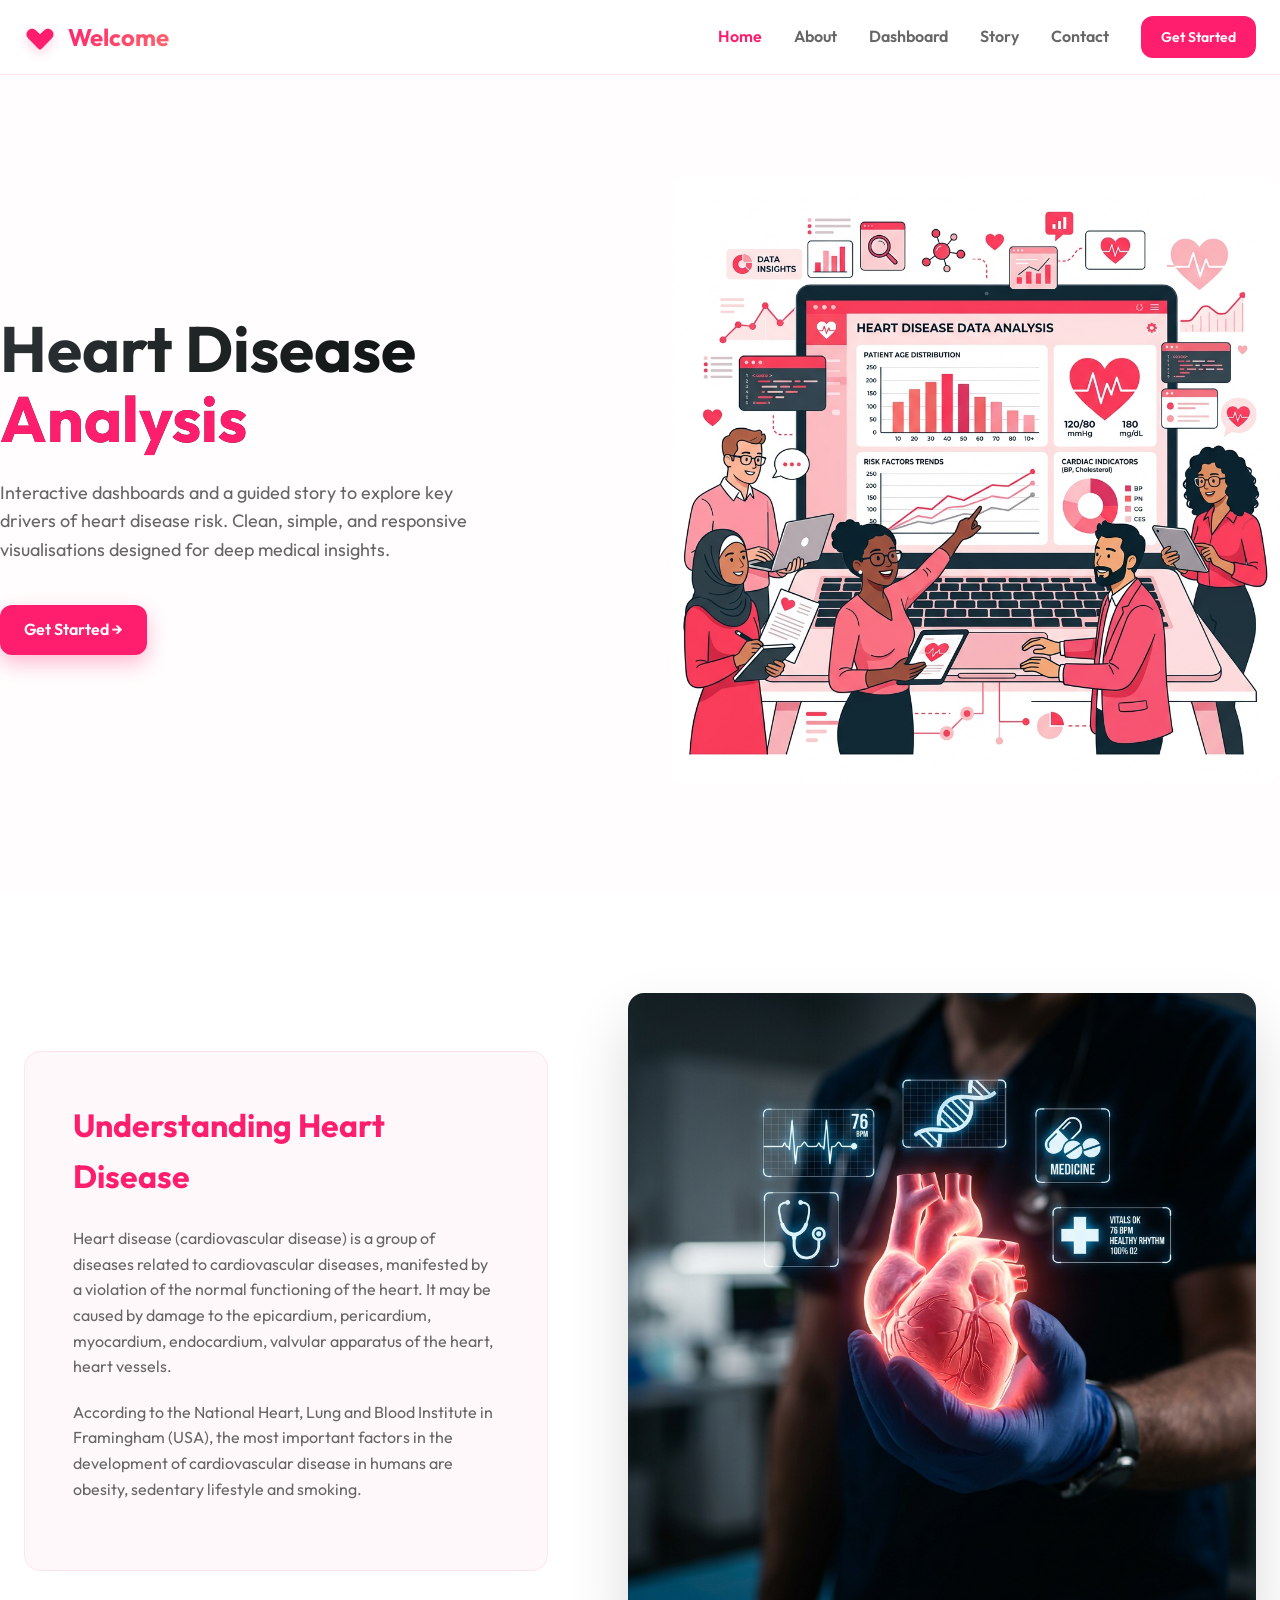
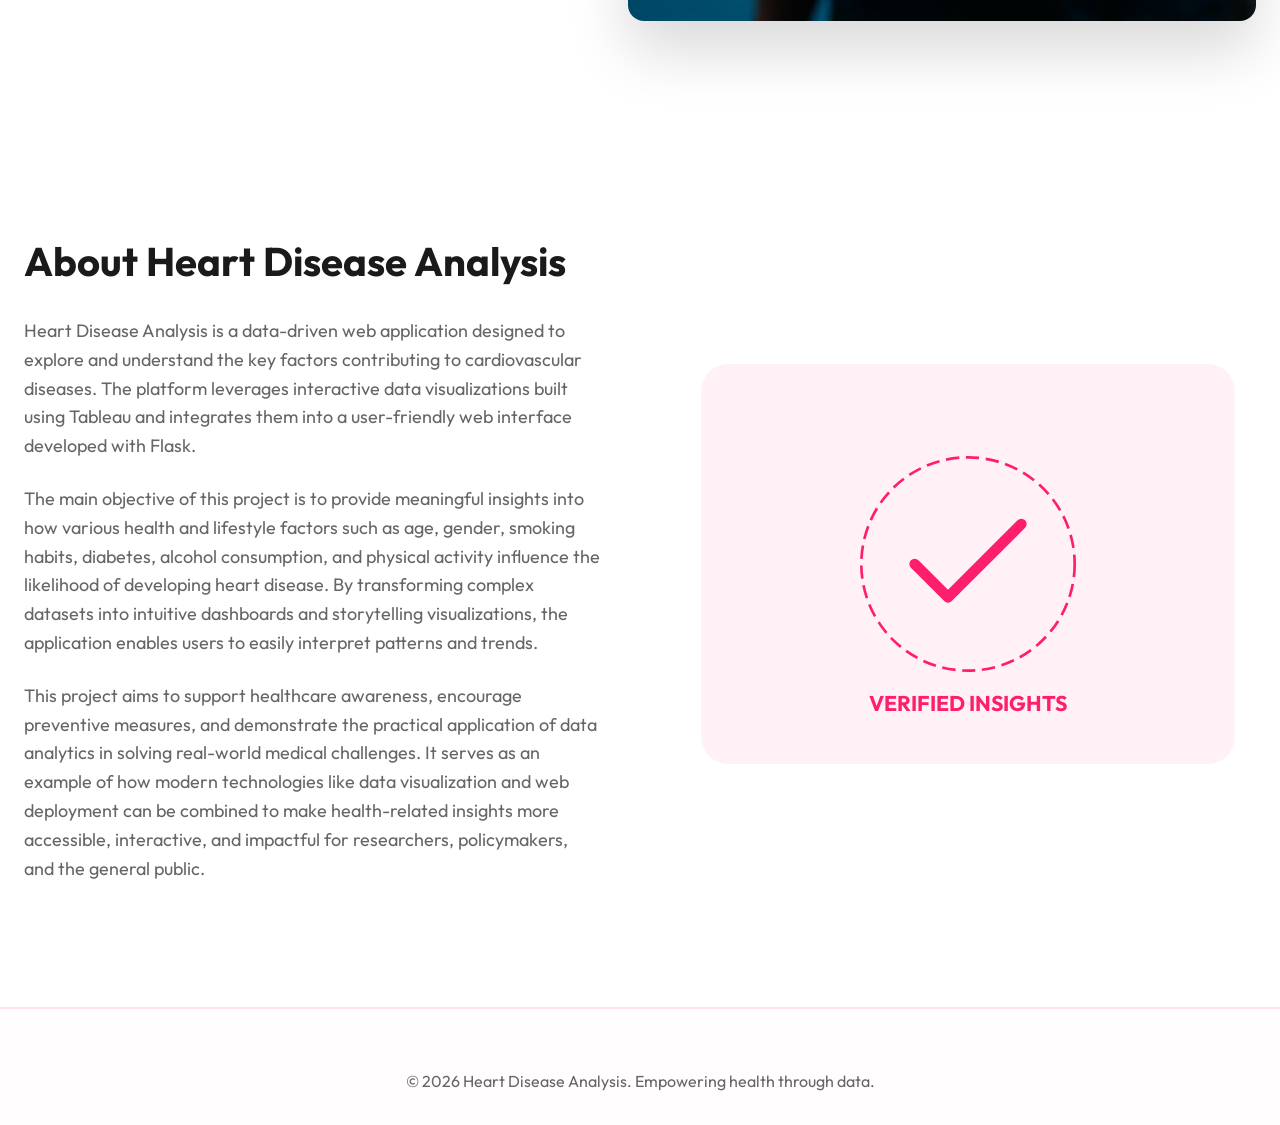
<file: templates/index.html>
<!doctype html>
<html lang="en">

<head>
    <meta charset="utf-8">
    <meta name="viewport" content="width=device-width, initial-scale=1">
    <title>Heart Disease Analysis | Premium Health Insights</title>
    <meta name="description"
        content="Advanced data analysis and visualization for heart disease patterns and risk factors.">
    <link rel="stylesheet" href="/static/styles.css">
</head>

<body>
    <header class="site-header">
        <div class="container header-row">
            <a href="/" class="brand">
                <svg width="32" height="32" viewBox="0 0 24 24" fill="none" xmlns="http://www.w3.org/2000/svg">
                    <path
                        d="M12 21.35C11.6333 21.35 11.2667 21.2167 10.9833 20.9333L3.06667 13.0167C1.41667 11.3667 1.41667 8.68333 3.06667 7.03333C4.71667 5.38333 7.4 5.38333 9.05 7.03333L12 9.98333L14.95 7.03333C16.6 5.38333 19.2833 5.38333 20.9333 7.03333C22.5833 8.68333 22.5833 11.3667 20.9333 13.0167L13.0167 20.9333C12.7333 21.2167 12.3667 21.35 12 21.35Z"
                        fill="#FF1E6D" />
                </svg>
                <span class="site-title">Welcome</span>
            </a>

            <nav class="main-nav">
                <a href="/" class="nav-link active">Home</a>
                <a href="#about" class="nav-link">About</a>
                <a href="/dashboard" class="nav-link">Dashboard</a>
                <a href="/story" class="nav-link">Story</a>
                <a href="#" class="nav-link">Contact</a>
                <a href="/dashboard" class="btn btn-nav">Get Started</a>
            </nav>
        </div>
    </header>

    <main>
        <!-- Hero Section -->
        <section class="hero container">
            <div class="hero-content">
                <h1>Heart Disease <br><span class="highlight">Analysis</span></h1>
                <p>Interactive dashboards and a guided story to explore key drivers of heart disease risk. Clean,
                    simple, and responsive visualisations designed for deep medical insights.</p>
                <div class="hero-cta">
                    <a href="/dashboard" class="btn btn-primary">Get Started &rarr;</a>
                </div>
            </div>
            <div class="hero-image">
                <img src="/static/hero.png" alt="Data Analysis Illustration">
            </div>
        </section>

        <!-- Information Detail Section -->
        <section class="section-detail">
            <div class="container detail-grid">
                <div class="detail-content">
                    <h2>Understanding Heart Disease</h2>
                    <p>Heart disease (cardiovascular disease) is a group of diseases related to cardiovascular diseases,
                        manifested by a violation of the normal functioning of the heart. It may be caused by damage to
                        the epicardium, pericardium, myocardium, endocardium, valvular apparatus of the heart, heart
                        vessels.</p>
                    <p>According to the National Heart, Lung and Blood Institute in Framingham (USA), the most important
                        factors in the development of cardiovascular disease in humans are obesity, sedentary lifestyle
                        and smoking.</p>
                </div>
                <div class="detail-image">
                    <img src="/static/detail.png" alt="Heart Health Medical Detail">
                </div>
            </div>
        </section>

        <!-- About Section (DA Project) -->
        <section id="about" class="section-about">
            <div class="container about-grid">
                <div class="about-content">
                    <h2>About <span class="highlight">Heart Disease Analysis</span></h2>
                    <p>Heart Disease Analysis is a data-driven web application designed to explore and understand the
                        key factors contributing to cardiovascular diseases. The platform leverages interactive data
                        visualizations built using Tableau and integrates them into a user-friendly web interface
                        developed with Flask.</p>
                    <p>The main objective of this project is to provide meaningful insights into how various health and
                        lifestyle factors such as age, gender, smoking habits, diabetes, alcohol consumption, and
                        physical activity influence the likelihood of developing heart disease. By transforming complex
                        datasets into intuitive dashboards and storytelling visualizations, the application enables
                        users to easily interpret patterns and trends.</p>
                    <p>This project aims to support healthcare awareness, encourage preventive measures, and demonstrate
                        the practical application of data analytics in solving real-world medical challenges. It serves
                        as an example of how modern technologies like data visualization and web deployment can be
                        combined to make health-related insights more accessible, interactive, and impactful for
                        researchers, policymakers, and the general public.</p>
                </div>
                <div class="about-image">
                    <svg width="100%" height="400" viewBox="0 0 400 300" fill="none" xmlns="http://www.w3.org/2000/svg">
                        <rect width="400" height="300" rx="20" fill="#FFF1F6" />
                        <circle cx="200" cy="150" r="80" stroke="#FF1E6D" stroke-width="2" stroke-dasharray="10 5" />
                        <path d="M160 150L185 175L240 120" stroke="#FF1E6D" stroke-width="8" stroke-linecap="round"
                            stroke-linejoin="round" />
                        <text x="50%" y="260" text-anchor="middle" fill="#FF1E6D" font-weight="bold"
                            font-family="Outfit">VERIFIED INSIGHTS</text>
                    </svg>
                </div>
            </div>
        </section>
    </main>

    <footer class="site-footer">
        <div class="container">
            <p>&copy; 2026 Heart Disease Analysis. Empowering health through data.</p>
        </div>
    </footer>
</body>

</html>
</file>
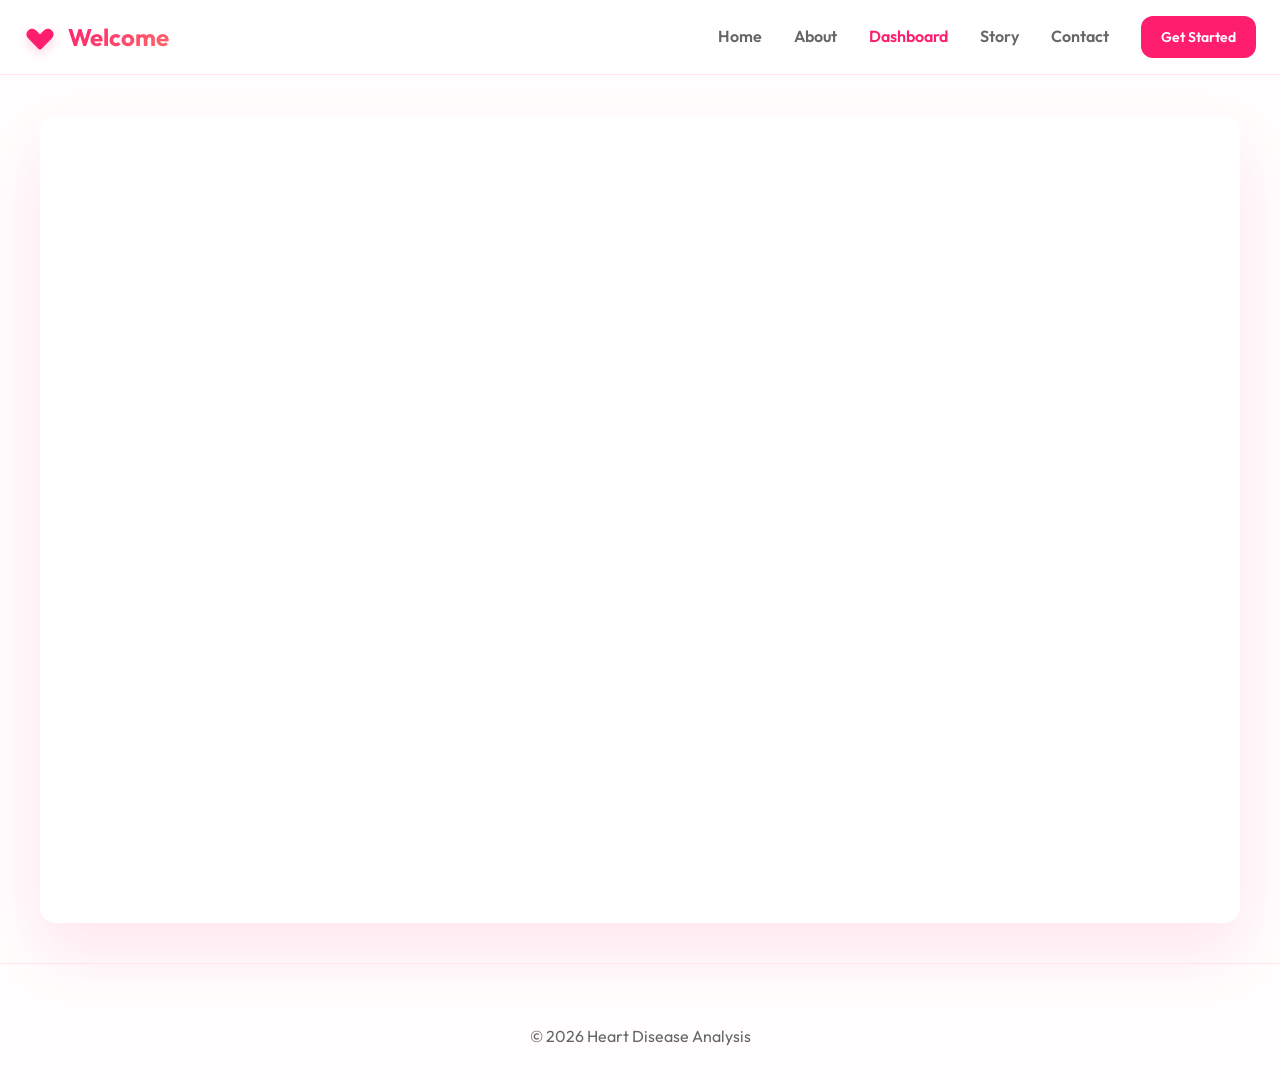
<file: templates/dashboard.html>
<!doctype html>
<html lang="en">

<head>
	<meta charset="utf-8">
	<meta name="viewport" content="width=device-width, initial-scale=1">
	<title>Dashboard — Heart Disease Analysis</title>
	<link rel="stylesheet" href="/static/styles.css">
</head>

<body>
	<header class="site-header">
		<div class="container header-row">
			<a href="/" class="brand">
				<svg width="32" height="32" viewBox="0 0 24 24" fill="none" xmlns="http://www.w3.org/2000/svg">
					<path
						d="M12 21.35C11.6333 21.35 11.2667 21.2167 10.9833 20.9333L3.06667 13.0167C1.41667 11.3667 1.41667 8.68333 3.06667 7.03333C4.71667 5.38333 7.4 5.38333 9.05 7.03333L12 9.98333L14.95 7.03333C16.6 5.38333 19.2833 5.38333 20.9333 7.03333C22.5833 8.68333 22.5833 11.3667 20.9333 13.0167L13.0167 20.9333C12.7333 21.2167 12.3667 21.35 12 21.35Z"
						fill="#FF1E6D" />
				</svg>
				<span class="site-title">Welcome</span>
			</a>

			<nav class="main-nav">
				<a href="/" class="nav-link">Home</a>
				<a href="/#about" class="nav-link">About</a>
				<a href="/dashboard" class="nav-link active">Dashboard</a>
				<a href="/story" class="nav-link">Story</a>
				<a href="#" class="nav-link">Contact</a>
				<a href="/dashboard" class="btn btn-nav">Get Started</a>
			</nav>
		</div>
	</header>

	<main class="container">
		<div class="embed-container">
			<iframe src="https://public.tableau.com/views/final_17734236838190/Dashboard1?:showVizHome=no&:embed=true"
				width="1200" height="800" style="border: none; overflow: hidden;" allowfullscreen>
			</iframe>
		</div>
	</main>

	<footer class="site-footer">
		<div class="container">© 2026 Heart Disease Analysis</div>
	</footer>
</body>

</html>
</file>
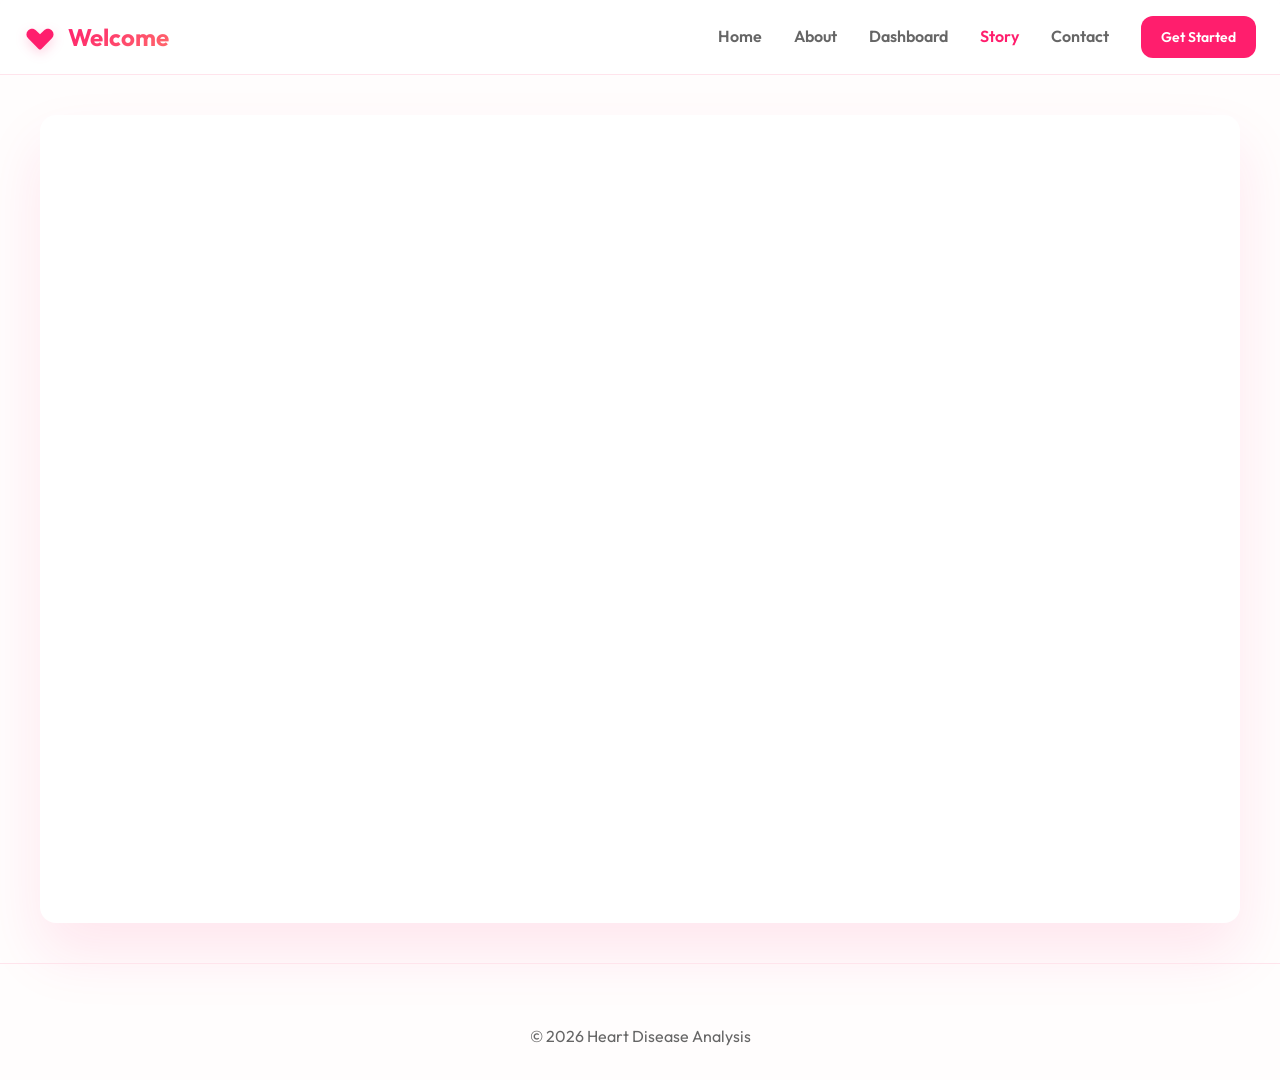
<file: templates/story.html>
<!doctype html>
<html lang="en">

<head>
	<meta charset="utf-8">
	<meta name="viewport" content="width=device-width, initial-scale=1">
	<title>Story — Heart Disease Analysis</title>
	<link rel="stylesheet" href="/static/styles.css">
</head>

<body>
	<header class="site-header">
		<div class="container header-row">
			<a href="/" class="brand">
				<svg width="32" height="32" viewBox="0 0 24 24" fill="none" xmlns="http://www.w3.org/2000/svg">
					<path
						d="M12 21.35C11.6333 21.35 11.2667 21.2167 10.9833 20.9333L3.06667 13.0167C1.41667 11.3667 1.41667 8.68333 3.06667 7.03333C4.71667 5.38333 7.4 5.38333 9.05 7.03333L12 9.98333L14.95 7.03333C16.6 5.38333 19.2833 5.38333 20.9333 7.03333C22.5833 8.68333 22.5833 11.3667 20.9333 13.0167L13.0167 20.9333C12.7333 21.2167 12.3667 21.35 12 21.35Z"
						fill="#FF1E6D" />
				</svg>
				<span class="site-title">Welcome</span>
			</a>

			<nav class="main-nav">
				<a href="/" class="nav-link">Home</a>
				<a href="/#about" class="nav-link">About</a>
				<a href="/dashboard" class="nav-link">Dashboard</a>
				<a href="/story" class="nav-link active">Story</a>
				<a href="#" class="nav-link">Contact</a>
				<a href="/dashboard" class="btn btn-nav">Get Started</a>
			</nav>
		</div>
	</header>

	<main class="container">
		<div class="embed-container">
			<iframe src="https://public.tableau.com/views/final_17734236838190/Story1?:showVizHome=no&:embed=true"
				width="1200" height="800" style="border: none; overflow: hidden;" allowfullscreen>
			</iframe>
		</div>
	</main>

	<footer class="site-footer">
		<div class="container">© 2026 Heart Disease Analysis</div>
	</footer>
</body>

</html>
</file>
<file: static/styles.css>
@import url('https://fonts.googleapis.com/css2?family=Outfit:wght@300;400;600;700&display=swap');

:root {
  --primary: #FF1E6D;
  --primary-rgb: 255, 30, 109;
  --primary-dark: #D81B60;
  --secondary: #FF6B6B;
  --bg: #FFFDFD;
  --surface: #FFFFFF;
  --text-main: #1A1A1A;
  --text-muted: #666666;
  --border: #FFE4EC;
  --radius-lg: 16px;
  --radius-md: 12px;
  --container: 1280px;
  --transition: all 0.3s cubic-bezier(0.4, 0, 0.2, 1);
}

* {
  box-sizing: border-box;
  margin: 0;
  padding: 0;
  font-family: 'Outfit', sans-serif;
}

body {
  background: var(--bg);
  color: var(--text-main);
  line-height: 1.6;
  overflow-x: hidden;
}

.container {
  max-width: var(--container);
  margin: 0 auto;
  padding: 0 24px;
}

/* Header & Nav */
.site-header {
  background: rgba(255, 255, 255, 0.8);
  backdrop-filter: blur(10px);
  position: sticky;
  top: 0;
  z-index: 1000;
  padding: 16px 0;
  border-bottom: 1px solid var(--border);
}

.header-row {
  display: flex;
  align-items: center;
  justify-content: space-between;
}

.brand {
  display: flex;
  align-items: center;
  gap: 12px;
  text-decoration: none;
}

.brand svg {
  filter: drop-shadow(0 4px 6px rgba(var(--primary-rgb), 0.2));
}

.site-title {
  font-size: 24px;
  font-weight: 700;
  color: var(--text-main);
  background: linear-gradient(135deg, var(--primary), var(--secondary));
  -webkit-background-clip: text;
  background-clip: text;
  -webkit-text-fill-color: transparent;
}

.main-nav {
  display: flex;
  align-items: center;
  gap: 32px;
}

.nav-link {
  text-decoration: none;
  color: var(--text-muted);
  font-weight: 600;
  font-size: 16px;
  transition: var(--transition);
}

.nav-link:hover,
.nav-link.active {
  color: var(--primary);
}

.btn {
  display: inline-flex;
  align-items: center;
  gap: 8px;
  padding: 12px 24px;
  border-radius: var(--radius-md);
  font-weight: 600;
  text-decoration: none;
  transition: var(--transition);
  cursor: pointer;
}

.btn-primary {
  background: var(--primary);
  color: white;
  box-shadow: 0 8px 20px rgba(var(--primary-rgb), 0.3);
}

.btn-primary:hover {
  background: var(--primary-dark);
  transform: translateY(-2px);
  box-shadow: 0 12px 24px rgba(var(--primary-rgb), 0.4);
}

.btn-outline {
  border: 2px solid var(--primary);
  color: var(--primary);
}

.btn-outline:hover {
  background: rgba(var(--primary-rgb), 0.05);
  transform: translateY(-2px);
}

.btn-nav {
  background: var(--primary);
  color: white;
  padding: 10px 20px;
  font-size: 14px;
}

/* Hero Section */
.hero {
  padding: 100px 0;
  display: grid;
  grid-template-columns: 1fr 1fr;
  align-items: center;
  gap: 60px;
}

.hero-content h1 {
  font-size: 64px;
  line-height: 1.1;
  margin-bottom: 24px;
  background: linear-gradient(135deg, #2D3436 0%, #000000 100%);
  -webkit-background-clip: text;
  background-clip: text;
  -webkit-text-fill-color: transparent;
}

.hero-content .highlight {
  color: var(--primary);
  -webkit-text-fill-color: var(--primary);
}

.hero-content p {
  font-size: 18px;
  color: var(--text-muted);
  margin-bottom: 40px;
  max-width: 500px;
}

.hero-image img {
  width: 100%;
  height: auto;
  border-radius: var(--radius-lg);
  /* filter: drop-shadow(0 20px 40px rgba(0,0,0,0.1)); */
}

/* Detail Section */
.section-detail {
  padding: 100px 0;
  background: #FFF;
}

.detail-grid {
  display: grid;
  grid-template-columns: 1fr 1.2fr;
  align-items: center;
  gap: 80px;
}

.detail-content {
  background: rgba(var(--primary-rgb), 0.03);
  padding: 48px;
  border-radius: var(--radius-lg);
  border: 1px solid var(--border);
}

.detail-content h2 {
  font-size: 32px;
  margin-bottom: 24px;
  color: var(--primary);
}

.detail-content p {
  font-size: 16px;
  color: var(--text-muted);
  margin-bottom: 20px;
}

.detail-image img {
  width: 100%;
  border-radius: var(--radius-lg);
  box-shadow: 0 30px 60px rgba(0, 0, 0, 0.15);
}

/* Footer */
.site-footer {
  padding: 60px 0 30px;
  border-top: 1px solid var(--border);
  text-align: center;
  color: var(--text-muted);
}

/* Responsive */
@media (max-width: 992px) {

  .hero,
  .detail-grid {
    grid-template-columns: 1fr;
    text-align: center;
    gap: 40px;
  }

  .hero-content p {
    margin-left: auto;
    margin-right: auto;
  }

  .hero-content h1 {
    font-size: 48px;
  }

  .main-nav {
    display: none;
    /* In a real app we'd add a mobile menu */
  }

  .detail-content {
    order: 2;
  }

  .detail-image {
    order: 1;
  }
}

/* About Section */
.section-about {
  padding: 100px 0;
  background: var(--surface);
  border-bottom: 1px solid var(--border);
}

.about-grid {
  display: grid;
  grid-template-columns: 1fr 1fr;
  gap: 80px;
  align-items: center;
}

.about-content h2 {
  font-size: 40px;
  margin-bottom: 24px;
  color: var(--text-main);
}

.about-content p {
  font-size: 18px;
  color: var(--text-muted);
  margin-bottom: 24px;
}

.stats-grid {
  display: grid;
  grid-template-columns: repeat(3, 1fr);
  gap: 24px;
  margin-top: 40px;
}

.stat-card {
  background: rgba(var(--primary-rgb), 0.05);
  padding: 24px;
  border-radius: var(--radius-md);
  text-align: center;
}

.stat-value {
  font-size: 32px;
  font-weight: 700;
  color: var(--primary);
  display: block;
}

.stat-label {
  font-size: 14px;
  color: var(--text-muted);
  text-transform: uppercase;
  letter-spacing: 1px;
}

.embed-container {
  max-width: 1200px;
  margin: 40px auto;
  overflow: hidden;
  border-radius: var(--radius-lg);
  box-shadow: 0 30px 60px rgba(var(--primary-rgb), 0.1);
  background: white;
}
</file>
